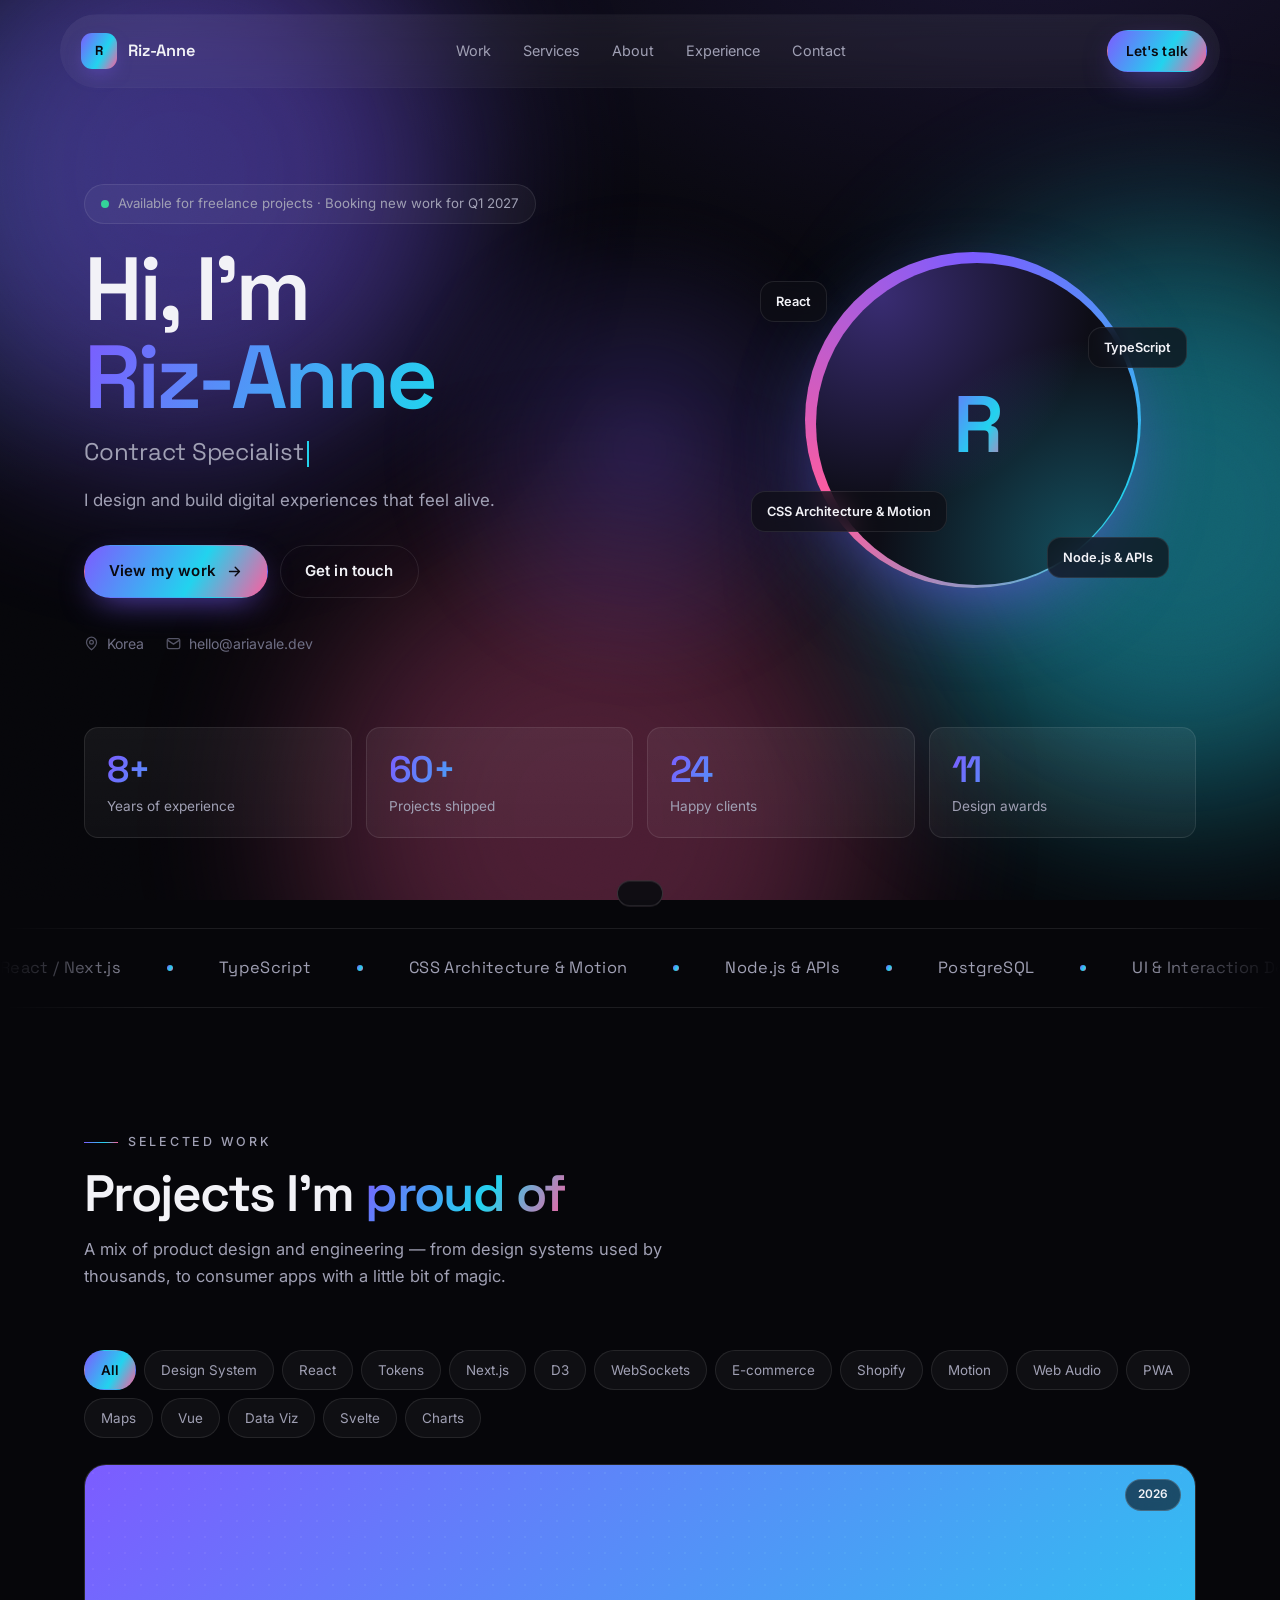
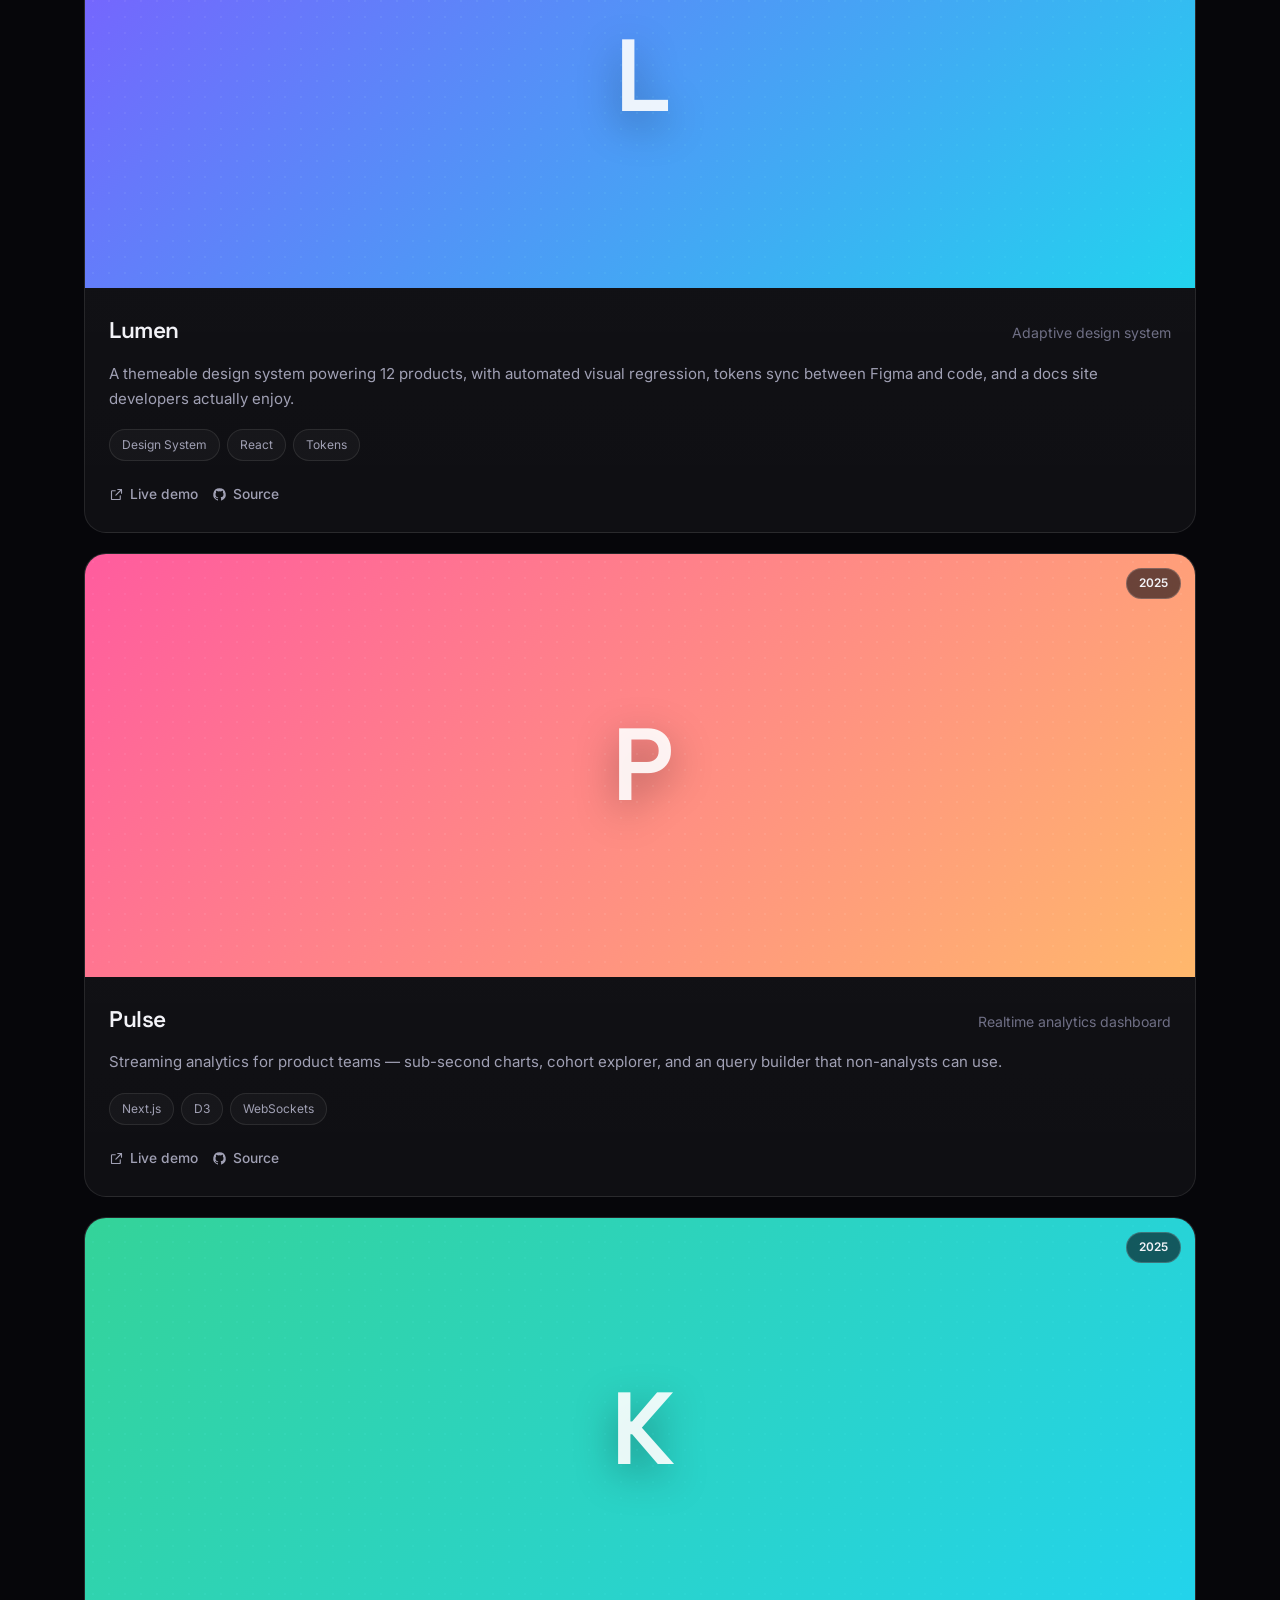
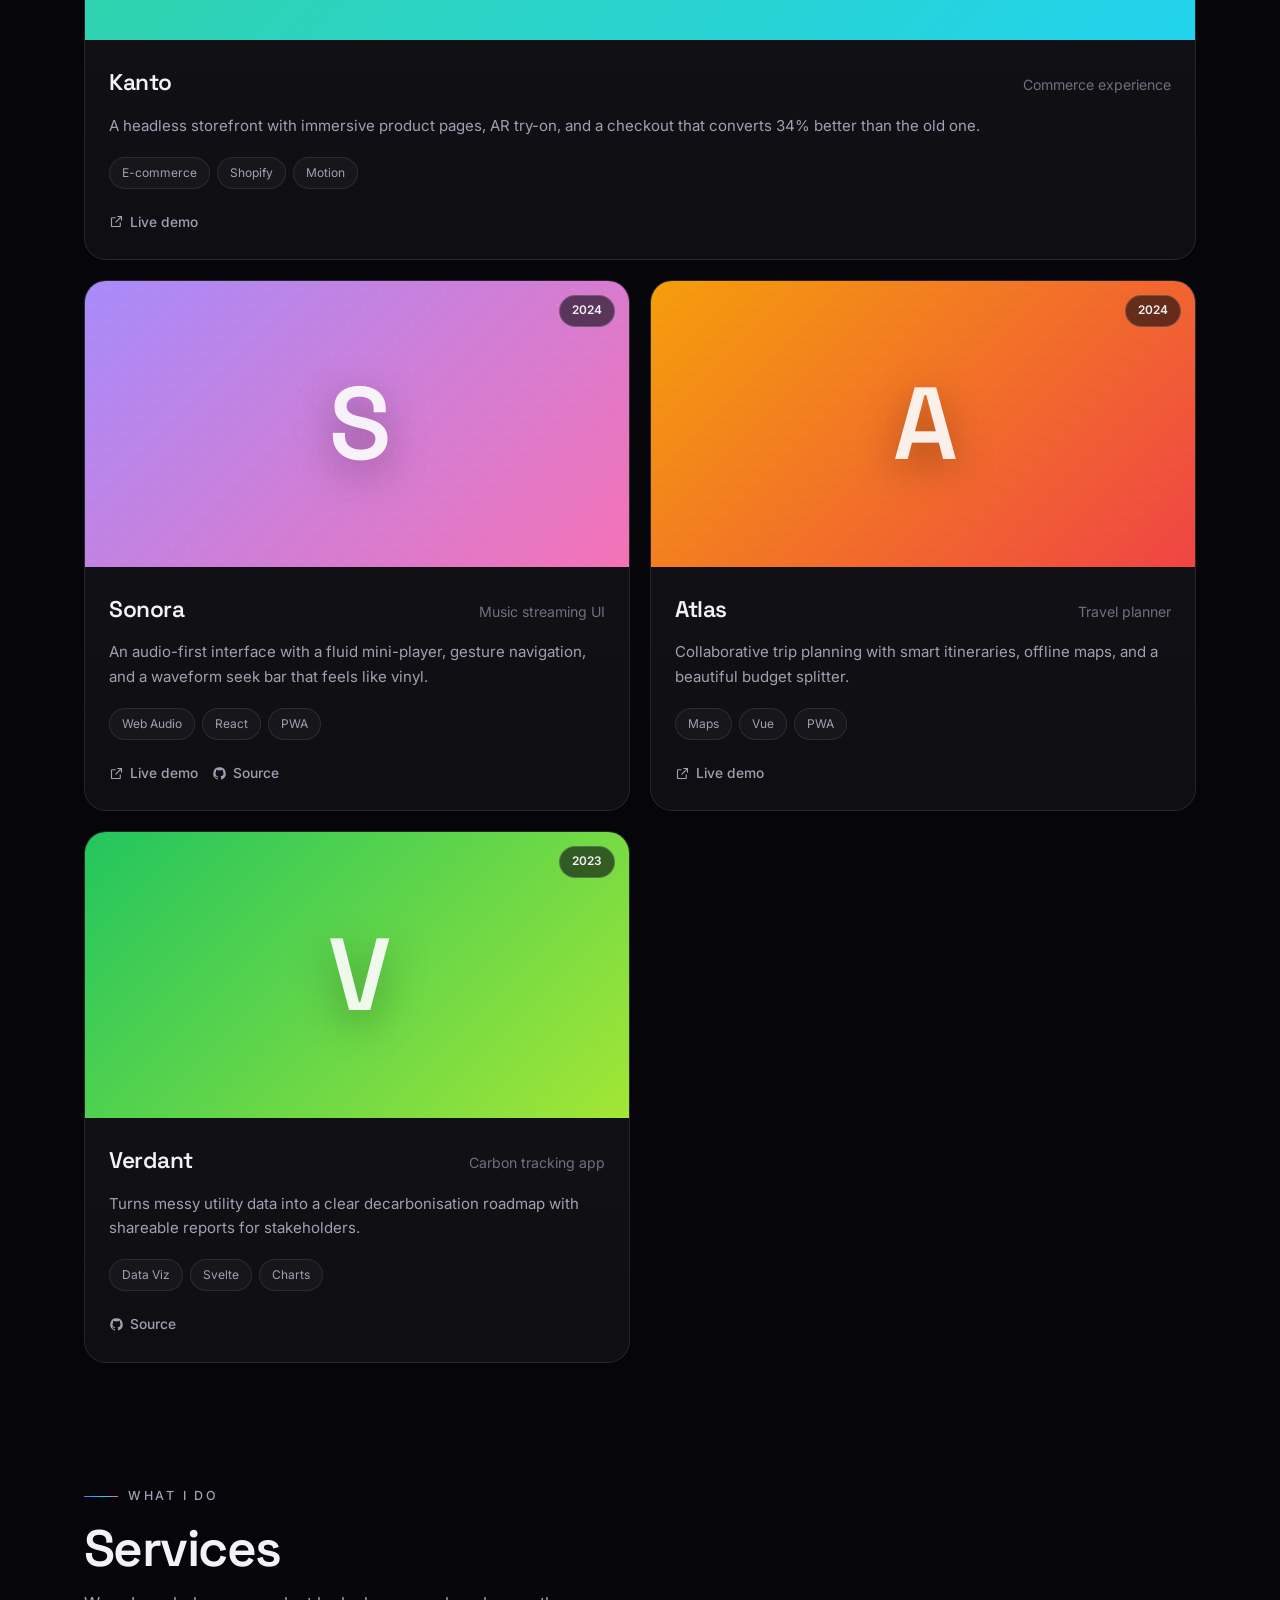
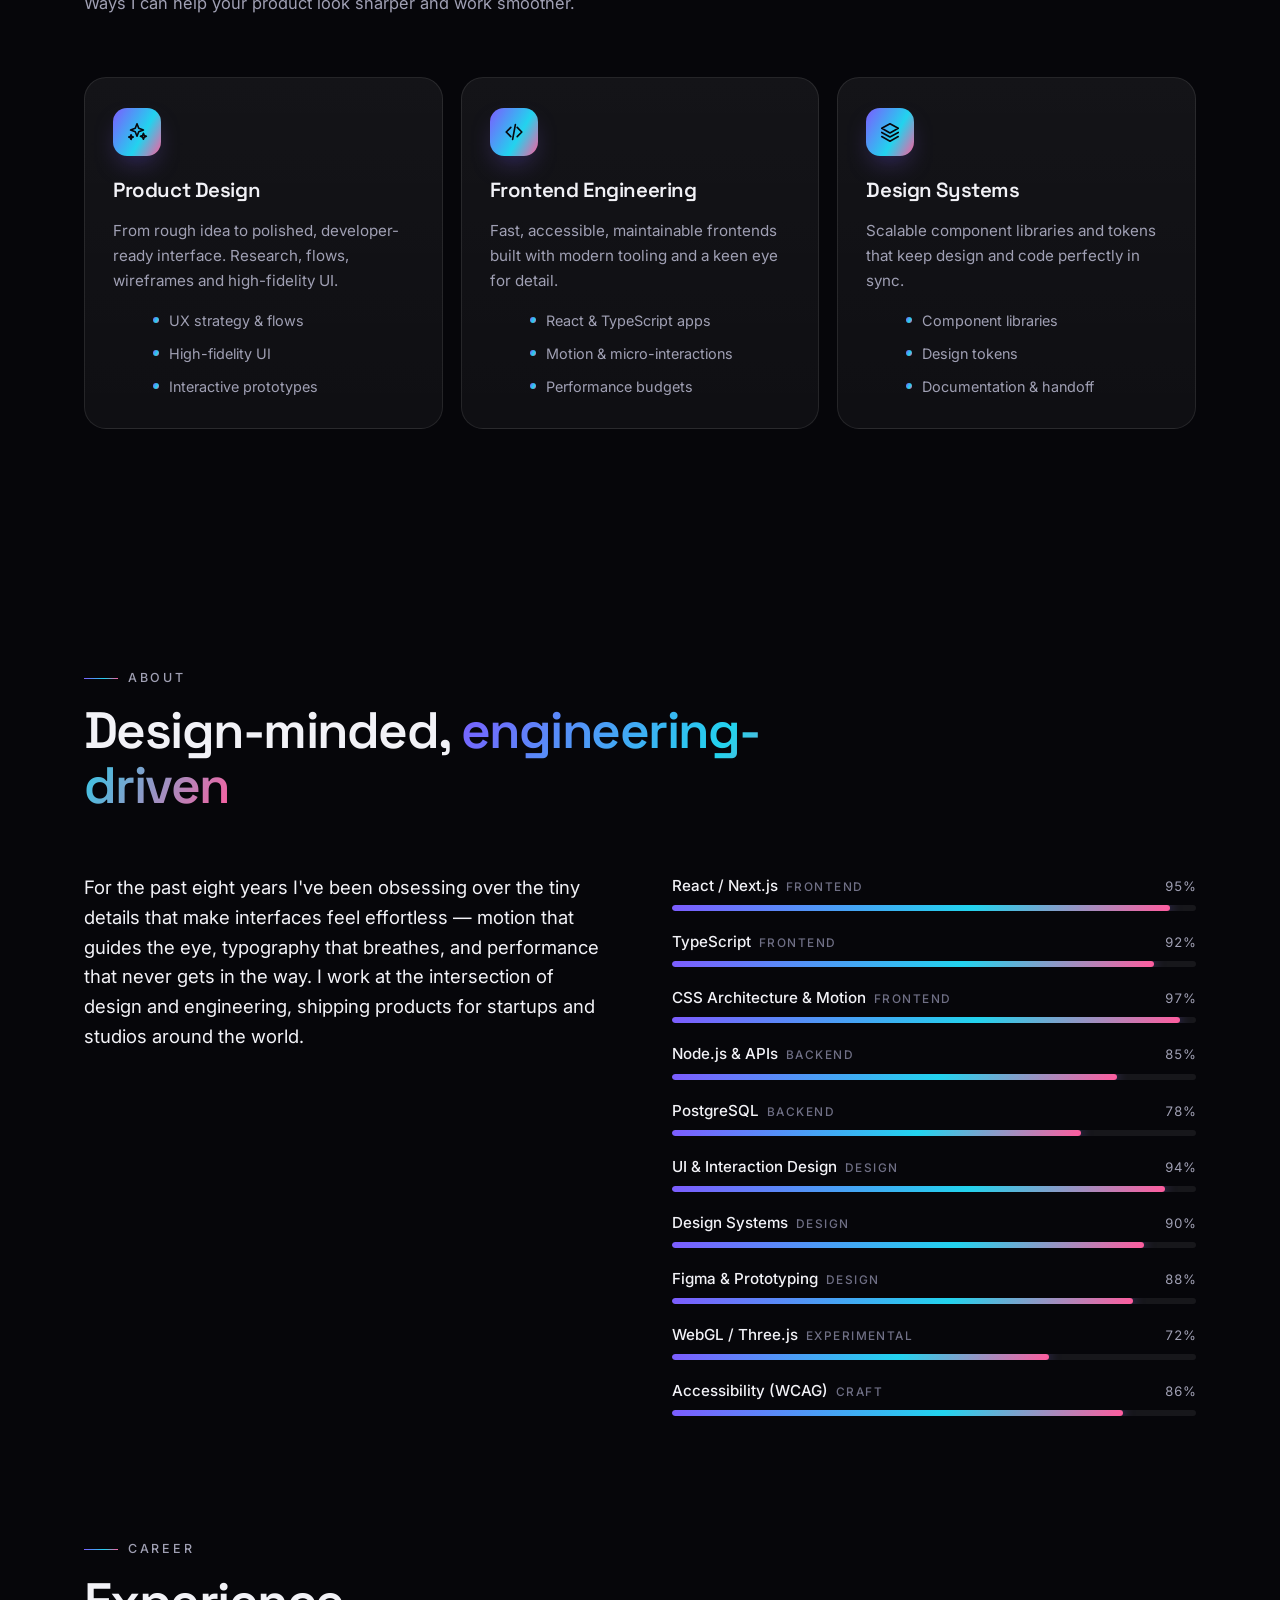
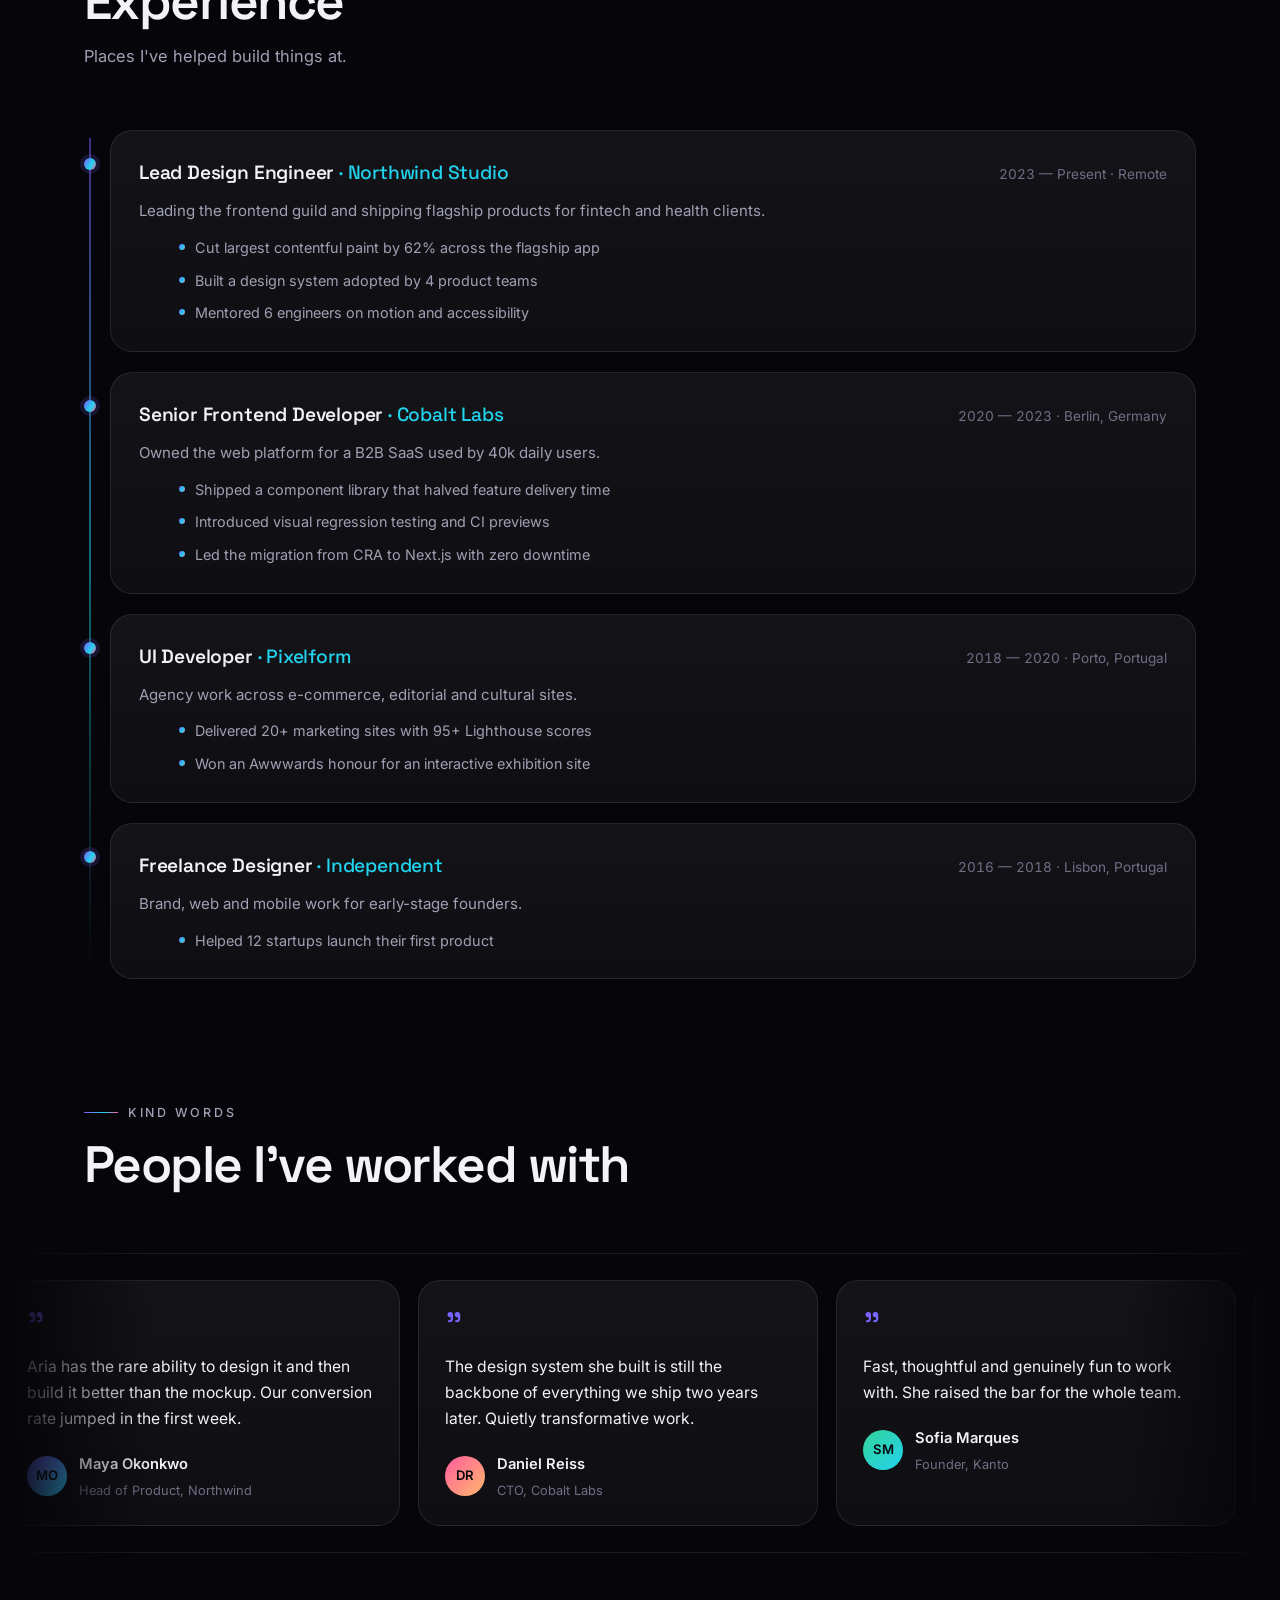
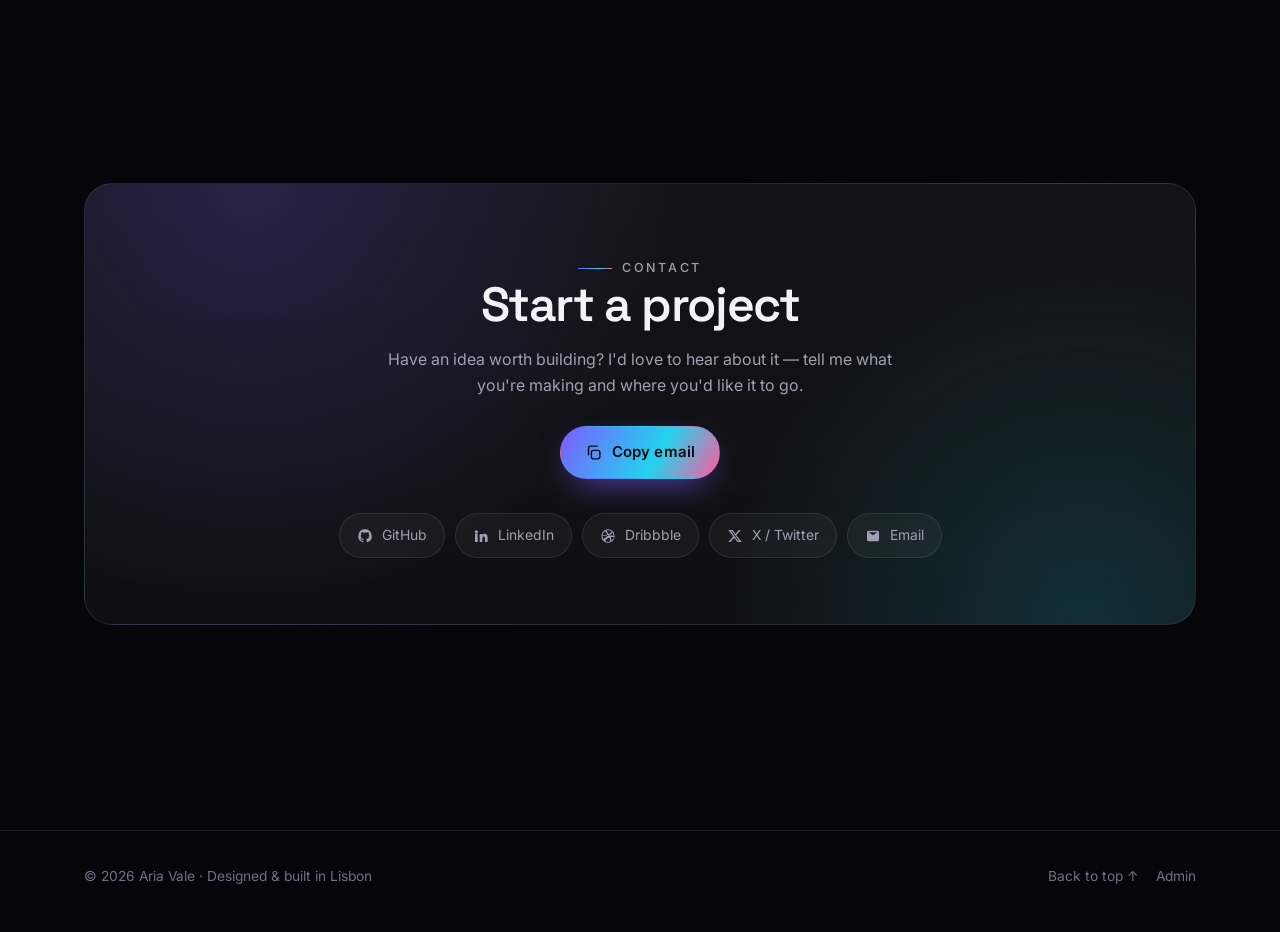
<file: index.html>
<!DOCTYPE html>
<html lang="en">
<head>
  <meta charset="UTF-8">
  <meta name="viewport" content="width=device-width, initial-scale=1">
  <title>Aria Vale — Creative Developer &amp; Design Engineer</title>
  <meta name="description" content="Aria Vale — creative developer and design engineer crafting digital experiences that feel alive." id="seoDesc">
  <meta name="theme-color" content="#06060a">
  <meta property="og:title" content="Aria Vale — Portfolio">
  <meta property="og:type" content="website">

  <link rel="preconnect" href="https://fonts.googleapis.com">
  <link rel="preconnect" href="https://fonts.gstatic.com" crossorigin>
  <link href="https://fonts.googleapis.com/css2?family=Space+Grotesk:wght@400;500;600;700&family=Inter:wght@400;500;600&display=swap" rel="stylesheet">
  <link rel="stylesheet" href="assets/css/style.css">
  <link rel="icon" href="data:image/svg+xml,%3Csvg xmlns='http://www.w3.org/2000/svg' viewBox='0 0 64 64'%3E%3Cdefs%3E%3ClinearGradient id='g' x1='0' y1='0' x2='1' y2='1'%3E%3Cstop offset='0' stop-color='%237c5cff'/%3E%3Cstop offset='1' stop-color='%2322d3ee'/%3E%3C/linearGradient%3E%3C/defs%3E%3Crect width='64' height='64' rx='16' fill='url(%23g)'/%3E%3Ctext x='32' y='43' font-family='sans-serif' font-size='28' font-weight='700' fill='%2308080d' text-anchor='middle'%3EAV%3C/text%3E%3C/svg%3E">
</head>
<body>
  <div class="loading" id="boot">Loading portfolio…</div>

  <div class="bg" aria-hidden="true">
    <div class="bg__blob bg__blob--1"></div>
    <div class="bg__blob bg__blob--2"></div>
    <div class="bg__blob bg__blob--3"></div>
  </div>
  <div class="grain" aria-hidden="true"></div>
  <div class="spotlight" id="spotlight" aria-hidden="true"></div>
  <div class="progress" aria-hidden="true"><span id="progressBar"></span></div>

  <!-- ============================================================ NAV -->
  <header class="nav" id="nav">
    <div class="nav__inner glass" id="navInner">
      <a class="nav__brand" href="#top">
        <span class="nav__mark" id="navMark">AV</span>
        <span class="nav__name" id="navName">Aria Vale</span>
      </a>

      <nav class="nav__links" id="navLinks" aria-label="Main">
        <a href="#work">Work</a>
        <a href="#services">Services</a>
        <a href="#about">About</a>
        <a href="#experience">Experience</a>
        <a href="#contact">Contact</a>
      </nav>

      <div class="nav__actions">
        <a class="btn btn--sm btn--primary" href="#contact">Let's talk</a>
        <button class="nav__toggle" id="navToggle" aria-label="Toggle menu" aria-expanded="false">
          <span></span><span></span><span></span>
        </button>
      </div>
    </div>
  </header>

  <main id="top">
    <!-- ========================================================== HERO -->
    <section class="hero" id="hero">
      <div class="container hero__grid">
        <div class="hero__content">
          <p class="hero__intro">
            <span class="badge" id="availability" hidden>
              <span class="dot"></span><span id="availabilityText"></span>
            </span>
          </p>

          <h1 class="hero__title">
            <span class="line" id="heroIntro">Hello, I'm</span>
            <span class="line grad" id="heroName">…</span>
          </h1>

          <p class="hero__role"><span id="typedRole"></span><span class="caret" aria-hidden="true"></span></p>

          <p class="hero__tagline" id="heroTagline"></p>

          <div class="hero__cta">
            <a class="btn btn--primary" href="#work" id="ctaWork">
              View my work
              <svg viewBox="0 0 24 24" fill="none" stroke="currentColor" stroke-width="2" stroke-linecap="round" stroke-linejoin="round"><path d="M5 12h14M13 6l6 6-6 6"/></svg>
            </a>
            <a class="btn btn--ghost" href="#contact">Get in touch</a>
          </div>

          <div class="hero__meta">
            <span id="metaLocation">
              <svg viewBox="0 0 24 24" fill="none" stroke="currentColor" stroke-width="2" stroke-linecap="round" stroke-linejoin="round"><path d="M20 10c0 6-8 12-8 12s-8-6-8-12a8 8 0 0 1 16 0Z"/><circle cx="12" cy="10" r="3"/></svg>
              <span id="locationText"></span>
            </span>
            <span id="metaEmail">
              <svg viewBox="0 0 24 24" fill="none" stroke="currentColor" stroke-width="2" stroke-linecap="round" stroke-linejoin="round"><rect x="2" y="4" width="20" height="16" rx="3"/><path d="m3 7 9 6 9-6"/></svg>
              <span id="emailText"></span>
            </span>
          </div>
        </div>

        <div class="hero__visual">
          <div class="avatar">
            <div class="avatar__inner" id="avatarInner"></div>
          </div>
          <span class="chip chip--1" id="chip1">Design Systems</span>
          <span class="chip chip--2" id="chip2">Motion</span>
          <span class="chip chip--3" id="chip3">React</span>
          <span class="chip chip--4" id="chip4">TypeScript</span>
        </div>
      </div>

      <div class="container">
        <div class="stats" id="stats"></div>
      </div>
    </section>

    <!-- ======================================================== MARQUEE -->
    <div class="marquee" aria-hidden="true">
      <div class="marquee__track">
        <div class="marquee__item" id="marqueeA"></div>
        <div class="marquee__item" id="marqueeB"></div>
      </div>
    </div>

    <!-- ========================================================= WORK -->
    <section class="section" id="work">
      <div class="container">
        <div class="section__head reveal">
          <span class="kicker">Selected work</span>
          <h2 class="section__title">Projects I'm <span class="grad">proud of</span></h2>
          <p class="section__lead">A mix of product design and engineering — from design systems used by thousands, to consumer apps with a little bit of magic.</p>
        </div>

        <div class="filters reveal" id="filters"></div>
        <div class="projects" id="projects"></div>
      </div>
    </section>

    <!-- ====================================================== SERVICES -->
    <section class="section section--tight" id="services">
      <div class="container">
        <div class="section__head reveal">
          <span class="kicker">What I do</span>
          <h2 class="section__title">Services</h2>
          <p class="section__lead">Ways I can help your product look sharper and work smoother.</p>
        </div>
        <div class="grid-3" id="services-grid"></div>
      </div>
    </section>

    <!-- ========================================================= ABOUT -->
    <section class="section" id="about">
      <div class="container">
        <div class="section__head reveal">
          <span class="kicker">About</span>
          <h2 class="section__title">Design-minded, <span class="grad">engineering-driven</span></h2>
        </div>

        <div class="about__grid">
          <div class="about__text reveal" id="aboutText"></div>
          <div class="skills reveal" id="skills" style="--d:.1s"></div>
        </div>
      </div>
    </section>

    <!-- =================================================== EXPERIENCE -->
    <section class="section section--tight" id="experience">
      <div class="container">
        <div class="section__head reveal">
          <span class="kicker">Career</span>
          <h2 class="section__title">Experience</h2>
          <p class="section__lead">Places I've helped build things at.</p>
        </div>
        <div class="timeline" id="timeline"></div>
      </div>
    </section>

    <!-- ================================================= TESTIMONIALS -->
    <section class="section section--tight" id="testimonials">
      <div class="container">
        <div class="section__head reveal">
          <span class="kicker">Kind words</span>
          <h2 class="section__title">People I've worked with</h2>
        </div>
      </div>
      <div class="marquee marquee--slow" aria-label="Testimonials">
        <div class="quotes" id="quotes"></div>
      </div>
    </section>

    <!-- ====================================================== CONTACT -->
    <section class="section" id="contact">
      <div class="container">
        <div class="cta reveal">
          <span class="kicker" style="justify-content:center">Contact</span>
          <h2 class="cta__title" id="ctaTitle">Let's build something</h2>
          <p class="cta__text" id="ctaText"></p>
          <div class="cta__actions">
            <button class="btn btn--primary" id="copyEmail">
              <svg viewBox="0 0 24 24" fill="none" stroke="currentColor" stroke-width="2" stroke-linecap="round" stroke-linejoin="round"><rect x="9" y="9" width="12" height="12" rx="3"/><path d="M5 15V6a3 3 0 0 1 3-3h9"/></svg>
              <span id="copyEmailLabel">Copy email</span>
            </button>
            <a class="btn btn--ghost" id="resumeBtn" href="#" target="_blank" rel="noopener">
              Download CV
              <svg viewBox="0 0 24 24" fill="none" stroke="currentColor" stroke-width="2" stroke-linecap="round" stroke-linejoin="round"><path d="M12 3v12M7 12l5 5 5-5M5 21h14"/></svg>
            </a>
          </div>
          <div class="socials" id="socials"></div>
        </div>
      </div>
    </section>
  </main>

  <!-- ========================================================= FOOTER -->
  <footer class="footer">
    <div class="container footer__inner">
      <span id="footerNote">© 2026 · Built with care</span>
      <div class="footer__links">
        <a href="#top">Back to top ↑</a>
        <a href="admin.html">Admin</a>
      </div>
    </div>
  </footer>

  <div class="toast" id="toast" role="status" aria-live="polite"></div>

  <script src="assets/js/app.js"></script>
</body>
</html>
</file>
<file: assets/css/style.css>
/* ============================================================
   ARIA VALE — PORTFOLIO
   Modern dark theme · glass · aurora gradients · motion
   ============================================================ */

/* ---------------------------------------------------- 1. tokens */
:root {
  --bg: #06060a;
  --bg-soft: #0b0b12;
  --surface: rgba(255, 255, 255, 0.04);
  --surface-2: rgba(255, 255, 255, 0.06);
  --border: rgba(255, 255, 255, 0.09);
  --border-strong: rgba(255, 255, 255, 0.16);
  --text: #f2f2f7;
  --muted: #a0a0b4;
  --muted-2: #6f6f85;
  --accent: #7c5cff;
  --accent-2: #22d3ee;
  --pink: #ff5c9e;
  --grad: linear-gradient(120deg, var(--accent), var(--accent-2) 60%, var(--pink));
  --radius: 22px;
  --radius-sm: 14px;
  --shadow: 0 30px 80px -30px rgba(0, 0, 0, 0.9);
  --font-head: "Space Grotesk", "Segoe UI", system-ui, sans-serif;
  --font-body: "Inter", "Segoe UI", system-ui, -apple-system, sans-serif;
  --container: 1160px;
  --nav-h: 74px;
}

/* ---------------------------------------------------- 2. reset */
*,
*::before,
*::after { box-sizing: border-box; }

* { margin: 0; }

html {
  scroll-behavior: smooth;
  -webkit-text-size-adjust: 100%;
}

body {
  font-family: var(--font-body);
  background: var(--bg);
  color: var(--text);
  line-height: 1.65;
  font-size: 16px;
  overflow-x: hidden;
  -webkit-font-smoothing: antialiased;
  text-rendering: optimizeLegibility;
}

img, svg { display: block; max-width: 100%; }

a { color: inherit; text-decoration: none; }

button {
  font: inherit;
  color: inherit;
  background: none;
  border: 0;
  cursor: pointer;
}

input, textarea, select { font: inherit; color: inherit; }

::selection { background: var(--accent); color: #fff; }

::-webkit-scrollbar { width: 10px; }
::-webkit-scrollbar-track { background: var(--bg); }
::-webkit-scrollbar-thumb {
  background: linear-gradient(var(--accent), var(--accent-2));
  border-radius: 99px;
  border: 3px solid var(--bg);
}

:focus-visible {
  outline: 2px solid var(--accent-2);
  outline-offset: 3px;
  border-radius: 6px;
}

/* ---------------------------------------------------- 3. backdrop */
.bg {
  position: fixed;
  inset: 0;
  z-index: -3;
  overflow: hidden;
  background:
    radial-gradient(1200px 700px at 80% -10%, rgba(124, 92, 255, 0.16), transparent 60%),
    radial-gradient(900px 600px at -10% 20%, rgba(34, 211, 238, 0.12), transparent 55%),
    var(--bg);
}

.bg__blob {
  position: absolute;
  width: 44vw;
  height: 44vw;
  min-width: 420px;
  min-height: 420px;
  border-radius: 50%;
  filter: blur(90px);
  opacity: 0.45;
  will-change: transform;
  animation: drift 26s ease-in-out infinite alternate;
}

.bg__blob--1 { top: -12%; left: -8%; background: var(--accent); }
.bg__blob--2 { top: 26%; right: -14%; background: var(--accent-2); animation-delay: -8s; animation-duration: 32s; }
.bg__blob--3 { bottom: -22%; left: 24%; background: var(--pink); opacity: 0.28; animation-delay: -16s; animation-duration: 38s; }

@keyframes drift {
  0%   { transform: translate3d(0, 0, 0) scale(1); }
  50%  { transform: translate3d(6vw, -5vh, 0) scale(1.12); }
  100% { transform: translate3d(-5vw, 7vh, 0) scale(0.94); }
}

.grain {
  position: fixed;
  inset: 0;
  z-index: -1;
  pointer-events: none;
  opacity: 0.05;
  mix-blend-mode: overlay;
  background-image: url("data:image/svg+xml,%3Csvg xmlns='http://www.w3.org/2000/svg' width='160' height='160'%3E%3Cfilter id='n'%3E%3CfeTurbulence type='fractalNoise' baseFrequency='0.85' numOctaves='3'/%3E%3C/filter%3E%3Crect width='100%25' height='100%25' filter='url(%23n)'/%3E%3C/svg%3E");
}

.spotlight {
  position: fixed;
  top: 0;
  left: 0;
  width: 520px;
  height: 520px;
  margin: -260px 0 0 -260px;
  border-radius: 50%;
  pointer-events: none;
  z-index: 0;
  opacity: 0;
  transition: opacity 0.4s ease;
  background: radial-gradient(circle, color-mix(in srgb, var(--accent) 26%, transparent), transparent 65%);
  filter: blur(20px);
}

body.has-pointer .spotlight { opacity: 1; }

.progress {
  position: fixed;
  top: 0;
  left: 0;
  right: 0;
  height: 2px;
  z-index: 200;
  background: transparent;
}

.progress span {
  display: block;
  height: 100%;
  width: 0;
  background: var(--grad);
  box-shadow: 0 0 14px color-mix(in srgb, var(--accent) 70%, transparent);
}

/* ---------------------------------------------------- 4. utilities */
.container {
  width: 100%;
  max-width: var(--container);
  margin-inline: auto;
  padding-inline: 24px;
}

.section { padding: clamp(70px, 9vw, 130px) 0; position: relative; }
.section--tight { padding-top: 0; }

.kicker {
  display: inline-flex;
  align-items: center;
  gap: 10px;
  font-size: 0.78rem;
  letter-spacing: 0.22em;
  text-transform: uppercase;
  color: var(--muted);
  font-weight: 500;
}

.kicker::before {
  content: "";
  width: 34px;
  height: 1px;
  background: var(--grad);
}

.section__head { margin-bottom: clamp(34px, 5vw, 60px); max-width: 720px; }

.section__title {
  font-family: var(--font-head);
  font-size: clamp(2rem, 4.6vw, 3.2rem);
  line-height: 1.08;
  letter-spacing: -0.03em;
  font-weight: 600;
  margin: 14px 0 14px;
}

.section__lead { color: var(--muted); font-size: 1.03rem; max-width: 60ch; }

.grad {
  background: var(--grad);
  -webkit-background-clip: text;
  background-clip: text;
  color: transparent;
}

.glass {
  background: linear-gradient(180deg, var(--surface-2), var(--surface));
  border: 1px solid var(--border);
  border-radius: var(--radius);
  backdrop-filter: blur(14px);
  -webkit-backdrop-filter: blur(14px);
}

/* buttons */
.btn {
  --btn-bg: var(--surface-2);
  position: relative;
  display: inline-flex;
  align-items: center;
  gap: 10px;
  padding: 13px 24px;
  border-radius: 99px;
  font-weight: 600;
  font-size: 0.94rem;
  letter-spacing: 0.01em;
  border: 1px solid var(--border);
  background: var(--btn-bg);
  overflow: hidden;
  transition: transform 0.25s cubic-bezier(0.2, 0.8, 0.2, 1), border-color 0.25s, box-shadow 0.3s, background 0.3s;
}

.btn svg { width: 17px; height: 17px; }

.btn::after {
  content: "";
  position: absolute;
  inset: 0;
  background: linear-gradient(110deg, transparent 30%, rgba(255, 255, 255, 0.22), transparent 70%);
  transform: translateX(-120%);
  transition: transform 0.7s ease;
}

.btn:hover { transform: translateY(-2px); border-color: var(--border-strong); }
.btn:hover::after { transform: translateX(120%); }

.btn--primary {
  background: var(--grad);
  border-color: transparent;
  color: #0a0a10;
  box-shadow: 0 12px 34px -12px color-mix(in srgb, var(--accent) 80%, transparent);
}

.btn--primary:hover { box-shadow: 0 18px 44px -12px color-mix(in srgb, var(--accent) 90%, transparent); }

.btn--ghost { background: transparent; }

.btn--sm { padding: 9px 18px; font-size: 0.86rem; }

/* reveal on scroll */
.reveal {
  opacity: 0;
  transform: translateY(26px);
  transition: opacity 0.8s cubic-bezier(0.16, 1, 0.3, 1), transform 0.8s cubic-bezier(0.16, 1, 0.3, 1);
  transition-delay: var(--d, 0s);
}

.reveal.in { opacity: 1; transform: none; }

/* ---------------------------------------------------- 5. nav */
.nav {
  position: fixed;
  top: 14px;
  left: 0;
  right: 0;
  z-index: 100;
  transition: top 0.35s ease;
}

.nav__inner {
  max-width: var(--container);
  margin-inline: auto;
  height: var(--nav-h);
  padding: 0 12px 0 20px;
  display: flex;
  align-items: center;
  justify-content: space-between;
  gap: 18px;
  border-radius: 99px;
  border: 1px solid transparent;
  transition: background 0.4s ease, border-color 0.4s ease, box-shadow 0.4s ease, backdrop-filter 0.4s;
}

.nav.scrolled .nav__inner {
  background: rgba(9, 9, 15, 0.62);
  border-color: var(--border);
  backdrop-filter: blur(18px);
  -webkit-backdrop-filter: blur(18px);
  box-shadow: 0 18px 40px -24px rgba(0, 0, 0, 0.9);
}

.nav__brand { display: flex; align-items: center; gap: 11px; font-family: var(--font-head); font-weight: 600; }

.nav__mark {
  width: 36px;
  height: 36px;
  display: grid;
  place-items: center;
  border-radius: 11px;
  background: var(--grad);
  color: #08080d;
  font-size: 0.82rem;
  font-weight: 700;
  letter-spacing: 0.02em;
  box-shadow: 0 8px 22px -10px var(--accent);
}

.nav__name { font-size: 1.02rem; letter-spacing: -0.01em; }

.nav__links { display: flex; align-items: center; gap: 4px; }

.nav__links a {
  position: relative;
  padding: 9px 14px;
  font-size: 0.9rem;
  color: var(--muted);
  border-radius: 99px;
  transition: color 0.25s ease;
}

.nav__links a::after {
  content: "";
  position: absolute;
  left: 14px;
  right: 14px;
  bottom: 4px;
  height: 2px;
  border-radius: 2px;
  background: var(--grad);
  transform: scaleX(0);
  transform-origin: left;
  transition: transform 0.3s cubic-bezier(0.2, 0.8, 0.2, 1);
}

.nav__links a:hover,
.nav__links a.active { color: var(--text); }
.nav__links a:hover::after,
.nav__links a.active::after { transform: scaleX(1); }

.nav__actions { display: flex; align-items: center; gap: 10px; }

.nav__toggle {
  display: none;
  width: 42px;
  height: 42px;
  border-radius: 12px;
  border: 1px solid var(--border);
  background: var(--surface);
  place-items: center;
}

.nav__toggle span {
  display: block;
  width: 17px;
  height: 1.5px;
  background: var(--text);
  border-radius: 2px;
  transition: transform 0.3s ease, opacity 0.3s ease;
}

.nav__toggle span + span { margin-top: 4.5px; }
.nav__toggle.open span:nth-child(1) { transform: translateY(6px) rotate(45deg); }
.nav__toggle.open span:nth-child(2) { opacity: 0; }
.nav__toggle.open span:nth-child(3) { transform: translateY(-6px) rotate(-45deg); }

/* ---------------------------------------------------- 6. hero */
.hero {
  position: relative;
  padding: calc(var(--nav-h) + clamp(60px, 9vw, 110px)) 0 clamp(50px, 7vw, 90px);
  min-height: 100svh;
  display: flex;
  flex-direction: column;
  justify-content: center;
}

.hero__grid {
  display: grid;
  grid-template-columns: minmax(0, 1.15fr) minmax(0, 0.85fr);
  align-items: center;
  gap: clamp(30px, 5vw, 70px);
}

.badge {
  display: inline-flex;
  align-items: center;
  gap: 9px;
  padding: 8px 16px;
  border-radius: 99px;
  border: 1px solid var(--border);
  background: var(--surface);
  font-size: 0.83rem;
  color: var(--muted);
}

.badge .dot {
  width: 8px;
  height: 8px;
  border-radius: 50%;
  background: #34d399;
  box-shadow: 0 0 0 0 rgba(52, 211, 153, 0.7);
  animation: pulse 2.2s infinite;
}

@keyframes pulse {
  0%   { box-shadow: 0 0 0 0 rgba(52, 211, 153, 0.55); }
  70%  { box-shadow: 0 0 0 11px rgba(52, 211, 153, 0); }
  100% { box-shadow: 0 0 0 0 rgba(52, 211, 153, 0); }
}

.hero__title {
  font-family: var(--font-head);
  font-size: clamp(2.9rem, 8.2vw, 5.6rem);
  line-height: 0.98;
  letter-spacing: -0.045em;
  font-weight: 600;
  margin: 22px 0 10px;
}

.hero__title .line { display: block; }

.hero__role {
  font-family: var(--font-head);
  font-size: clamp(1.05rem, 2.3vw, 1.5rem);
  color: var(--muted);
  letter-spacing: -0.01em;
  min-height: 1.6em;
  margin-bottom: 16px;
}

.caret {
  display: inline-block;
  width: 2px;
  height: 1.05em;
  margin-left: 4px;
  vertical-align: text-bottom;
  background: var(--accent-2);
  animation: blink 1.05s steps(2, start) infinite;
}

@keyframes blink { 50% { opacity: 0; } }

.hero__tagline {
  color: var(--muted);
  font-size: 1.06rem;
  max-width: 54ch;
  margin-bottom: 30px;
}

.hero__cta { display: flex; flex-wrap: wrap; gap: 12px; margin-bottom: 34px; }

.hero__meta {
  display: flex;
  flex-wrap: wrap;
  gap: 8px 22px;
  color: var(--muted-2);
  font-size: 0.88rem;
}

.hero__meta span { display: inline-flex; align-items: center; gap: 8px; }
.hero__meta svg { width: 15px; height: 15px; opacity: 0.75; }

/* avatar */
.hero__visual { position: relative; display: grid; place-items: center; }

.avatar {
  position: relative;
  width: clamp(240px, 26vw, 330px);
  aspect-ratio: 1;
  display: grid;
  place-items: center;
  border-radius: 50%;
}

.avatar::before {
  content: "";
  position: absolute;
  inset: -3px;
  border-radius: 50%;
  background: conic-gradient(from 0deg, var(--accent), var(--accent-2), var(--pink), var(--accent));
  animation: spin 9s linear infinite;
  filter: blur(0.4px);
  box-shadow: 0 30px 90px -30px color-mix(in srgb, var(--accent) 80%, transparent);
}

@keyframes spin { to { transform: rotate(360deg); } }

.avatar__inner {
  position: relative;
  inset: 4px;
  width: calc(100% - 8px);
  height: calc(100% - 8px);
  border-radius: 50%;
  overflow: hidden;
  display: grid;
  place-items: center;
  background:
    radial-gradient(120% 120% at 20% 10%, color-mix(in srgb, var(--accent) 40%, transparent), transparent 55%),
    radial-gradient(120% 120% at 85% 90%, color-mix(in srgb, var(--accent-2) 34%, transparent), transparent 55%),
    #0d0d16;
}

.avatar__inner img { width: 100%; height: 100%; object-fit: cover; }

.avatar__initials {
  font-family: var(--font-head);
  font-size: clamp(3.4rem, 7vw, 5rem);
  font-weight: 600;
  letter-spacing: -0.04em;
  background: var(--grad);
  -webkit-background-clip: text;
  background-clip: text;
  color: transparent;
}

.chip {
  position: absolute;
  padding: 9px 15px;
  border-radius: 14px;
  font-size: 0.8rem;
  font-weight: 600;
  color: var(--text);
  background: rgba(14, 14, 22, 0.72);
  border: 1px solid var(--border);
  backdrop-filter: blur(12px);
  -webkit-backdrop-filter: blur(12px);
  box-shadow: var(--shadow);
  animation: float 6s ease-in-out infinite;
  white-space: nowrap;
}

.chip--1 { top: 8%;  left: 2%;  animation-delay: 0s; }
.chip--2 { top: 22%; right: 2%; animation-delay: -1.5s; }
.chip--3 { bottom: 16%; left: 0; animation-delay: -3s; }
.chip--4 { bottom: 2%; right: 6%; animation-delay: -4.5s; }

@keyframes float {
  0%, 100% { transform: translateY(0); }
  50%      { transform: translateY(-13px); }
}

/* stats */
.stats {
  display: grid;
  grid-template-columns: repeat(4, 1fr);
  gap: 14px;
  margin-top: clamp(40px, 6vw, 72px);
}

.stat {
  padding: 22px 22px 20px;
  border-radius: var(--radius-sm);
  border: 1px solid var(--border);
  background: linear-gradient(180deg, var(--surface-2), var(--surface));
  transition: transform 0.35s cubic-bezier(0.2, 0.8, 0.2, 1), border-color 0.35s;
}

.stat:hover { transform: translateY(-4px); border-color: var(--border-strong); }

.stat__value {
  font-family: var(--font-head);
  font-size: clamp(1.7rem, 3vw, 2.3rem);
  font-weight: 600;
  letter-spacing: -0.03em;
  line-height: 1.1;
  background: var(--grad);
  -webkit-background-clip: text;
  background-clip: text;
  color: transparent;
}

.stat__label { color: var(--muted); font-size: 0.85rem; margin-top: 4px; }

/* ---------------------------------------------------- 7. marquee */
.marquee {
  overflow: hidden;
  padding: 26px 0;
  border-block: 1px solid var(--border);
  -webkit-mask-image: linear-gradient(90deg, transparent, #000 12%, #000 88%, transparent);
  mask-image: linear-gradient(90deg, transparent, #000 12%, #000 88%, transparent);
}

.marquee__track {
  display: flex;
  gap: 46px;
  width: max-content;
  animation: slide 34s linear infinite;
}

.marquee:hover .marquee__track { animation-play-state: paused; }

.marquee__item {
  display: inline-flex;
  align-items: center;
  gap: 46px;
  font-family: var(--font-head);
  font-size: 1.02rem;
  color: var(--muted);
  white-space: nowrap;
  letter-spacing: 0.02em;
}

.marquee__item i {
  width: 6px;
  height: 6px;
  border-radius: 50%;
  background: var(--grad);
  display: inline-block;
}

@keyframes slide { to { transform: translateX(-50%); } }

/* ---------------------------------------------------- 8. about + skills */
.about__grid {
  display: grid;
  grid-template-columns: minmax(0, 1fr) minmax(0, 1fr);
  gap: clamp(30px, 5vw, 64px);
  align-items: start;
}

.about__text p { color: var(--muted); margin-bottom: 18px; }

.about__text p:first-child {
  font-size: 1.16rem;
  color: var(--text);
  line-height: 1.6;
}

.skills { display: grid; gap: 18px; }

.skill__top {
  display: flex;
  justify-content: space-between;
  align-items: baseline;
  margin-bottom: 7px;
}

.skill__name { font-weight: 500; font-size: 0.95rem; }
.skill__cat { font-size: 0.74rem; color: var(--muted-2); text-transform: uppercase; letter-spacing: 0.12em; margin-left: 8px; }
.skill__val { font-size: 0.82rem; color: var(--muted); font-variant-numeric: tabular-nums; }

.skill__bar {
  height: 6px;
  border-radius: 99px;
  background: rgba(255, 255, 255, 0.07);
  overflow: hidden;
}

.skill__fill {
  display: block;
  height: 100%;
  width: 0;
  border-radius: 99px;
  background: var(--grad);
  box-shadow: 0 0 12px color-mix(in srgb, var(--accent) 60%, transparent);
  transition: width 1.3s cubic-bezier(0.16, 1, 0.3, 1);
}

/* ---------------------------------------------------- 9. services */
.grid-3 {
  display: grid;
  grid-template-columns: repeat(auto-fit, minmax(280px, 1fr));
  gap: 18px;
}

.card {
  position: relative;
  padding: 30px 28px;
  border-radius: var(--radius);
  border: 1px solid var(--border);
  background: linear-gradient(180deg, var(--surface-2), var(--surface));
  overflow: hidden;
  transition: transform 0.4s cubic-bezier(0.2, 0.8, 0.2, 1), border-color 0.4s, box-shadow 0.4s;
}

.card::before {
  content: "";
  position: absolute;
  inset: -1px;
  border-radius: inherit;
  background: radial-gradient(420px circle at var(--mx, 50%) var(--my, 0%), color-mix(in srgb, var(--accent) 22%, transparent), transparent 60%);
  opacity: 0;
  transition: opacity 0.4s ease;
  pointer-events: none;
}

.card:hover {
  transform: translateY(-6px);
  border-color: var(--border-strong);
  box-shadow: 0 34px 70px -40px color-mix(in srgb, var(--accent) 70%, transparent);
}

.card:hover::before { opacity: 1; }

.card__icon {
  width: 48px;
  height: 48px;
  display: grid;
  place-items: center;
  border-radius: 14px;
  margin-bottom: 18px;
  background: var(--grad);
  color: #08080d;
  box-shadow: 0 12px 30px -14px var(--accent);
}

.card__icon svg { width: 22px; height: 22px; }
.card__title { font-family: var(--font-head); font-size: 1.28rem; font-weight: 600; letter-spacing: -0.02em; margin-bottom: 10px; }
.card__text { color: var(--muted); font-size: 0.95rem; margin-bottom: 16px; }

.list { display: grid; gap: 9px; }

.list li {
  list-style: none;
  display: flex;
  gap: 10px;
  align-items: flex-start;
  color: var(--muted);
  font-size: 0.9rem;
}

.list li::before {
  content: "";
  flex: none;
  width: 6px;
  height: 6px;
  margin-top: 8px;
  border-radius: 50%;
  background: var(--grad);
}

/* ---------------------------------------------------- 10. projects */
.filters { display: flex; flex-wrap: wrap; gap: 8px; margin-bottom: 26px; }

.filter {
  padding: 8px 16px;
  border-radius: 99px;
  border: 1px solid var(--border);
  background: var(--surface);
  color: var(--muted);
  font-size: 0.84rem;
  transition: all 0.25s ease;
}

.filter:hover { color: var(--text); border-color: var(--border-strong); }

.filter.active {
  background: var(--grad);
  color: #08080d;
  border-color: transparent;
  font-weight: 600;
}

.projects {
  display: grid;
  grid-template-columns: repeat(2, minmax(0, 1fr));
  gap: 20px;
}

.project {
  position: relative;
  display: flex;
  flex-direction: column;
  border-radius: var(--radius);
  border: 1px solid var(--border);
  background: linear-gradient(180deg, var(--surface-2), var(--surface));
  overflow: hidden;
  transition: transform 0.45s cubic-bezier(0.2, 0.8, 0.2, 1), border-color 0.45s, box-shadow 0.45s, opacity 0.35s;
}

.project--wide { grid-column: span 2; }

.project:hover {
  transform: translateY(-6px);
  border-color: var(--border-strong);
  box-shadow: 0 40px 80px -44px rgba(0, 0, 0, 0.95);
}

.project.hidden { display: none; }

.project__cover {
  position: relative;
  aspect-ratio: 16 / 8.4;
  display: grid;
  place-items: center;
  overflow: hidden;
  isolation: isolate;
}

.project--wide .project__cover { aspect-ratio: 21 / 8; }

.project__cover img { width: 100%; height: 100%; object-fit: cover; transition: transform 0.7s cubic-bezier(0.2, 0.8, 0.2, 1); }
.project:hover .project__cover img { transform: scale(1.05); }

.project__pattern {
  position: absolute;
  inset: 0;
  background-image: radial-gradient(rgba(255, 255, 255, 0.22) 1px, transparent 1.2px);
  background-size: 16px 16px;
  opacity: 0.32;
  mix-blend-mode: overlay;
}

.project__mono {
  font-family: var(--font-head);
  font-size: clamp(3.4rem, 9vw, 6.4rem);
  font-weight: 600;
  letter-spacing: -0.05em;
  color: rgba(255, 255, 255, 0.9);
  text-shadow: 0 12px 40px rgba(0, 0, 0, 0.35);
  transition: transform 0.6s cubic-bezier(0.2, 0.8, 0.2, 1);
}

.project:hover .project__mono { transform: scale(1.07) rotate(-2deg); }

.project__shine {
  position: absolute;
  inset: 0;
  background: linear-gradient(115deg, transparent 35%, rgba(255, 255, 255, 0.26), transparent 65%);
  transform: translateX(-120%);
  transition: transform 0.9s ease;
}

.project:hover .project__shine { transform: translateX(120%); }

.project__year {
  position: absolute;
  top: 14px;
  right: 14px;
  padding: 5px 12px;
  border-radius: 99px;
  font-size: 0.74rem;
  font-weight: 600;
  background: rgba(8, 8, 14, 0.6);
  border: 1px solid rgba(255, 255, 255, 0.18);
  backdrop-filter: blur(8px);
}

.project__body { padding: 24px 24px 26px; display: flex; flex-direction: column; gap: 12px; flex: 1; }

.project__head { display: flex; align-items: baseline; justify-content: space-between; gap: 14px; }

.project__title {
  font-family: var(--font-head);
  font-size: 1.42rem;
  font-weight: 600;
  letter-spacing: -0.02em;
}

.project__subtitle { color: var(--muted-2); font-size: 0.88rem; white-space: nowrap; }
.project__desc { color: var(--muted); font-size: 0.94rem; }

.tags { display: flex; flex-wrap: wrap; gap: 7px; margin-top: auto; padding-top: 6px; }

.tag {
  padding: 5px 12px;
  border-radius: 99px;
  font-size: 0.75rem;
  color: var(--muted);
  border: 1px solid var(--border);
  background: rgba(255, 255, 255, 0.03);
}

.project__links { display: flex; gap: 14px; padding-top: 10px; }

.project__links a {
  display: inline-flex;
  align-items: center;
  gap: 6px;
  font-size: 0.86rem;
  font-weight: 500;
  color: var(--muted);
  transition: color 0.25s ease;
}

.project__links a:hover { color: var(--text); }
.project__links svg { width: 15px; height: 15px; }

/* ---------------------------------------------------- 11. experience */
.timeline { position: relative; display: grid; gap: 20px; padding-left: 26px; }

.timeline::before {
  content: "";
  position: absolute;
  left: 5px;
  top: 8px;
  bottom: 8px;
  width: 2px;
  background: linear-gradient(var(--accent), var(--accent-2), transparent);
  opacity: 0.5;
}

.job { position: relative; }

.job::before {
  content: "";
  position: absolute;
  left: -26px;
  top: 28px;
  width: 12px;
  height: 12px;
  border-radius: 50%;
  background: var(--grad);
  box-shadow: 0 0 0 4px rgba(124, 92, 255, 0.16);
}

.job__card {
  padding: 26px 28px;
  border-radius: var(--radius);
  border: 1px solid var(--border);
  background: linear-gradient(180deg, var(--surface-2), var(--surface));
  transition: transform 0.35s ease, border-color 0.35s ease;
}

.job__card:hover { transform: translateX(6px); border-color: var(--border-strong); }

.job__top { display: flex; flex-wrap: wrap; align-items: baseline; justify-content: space-between; gap: 8px; }
.job__role { font-family: var(--font-head); font-size: 1.2rem; font-weight: 600; letter-spacing: -0.01em; }
.job__company { color: var(--accent-2); font-weight: 500; }
.job__period { color: var(--muted-2); font-size: 0.85rem; font-variant-numeric: tabular-nums; }
.job__summary { color: var(--muted); font-size: 0.94rem; margin: 10px 0 12px; }

/* ---------------------------------------------------- 12. testimonials */
.quotes {
  display: flex;
  gap: 18px;
  width: max-content;
  animation: slide 46s linear infinite;
}

.marquee--slow:hover .quotes { animation-play-state: paused; }

.quote {
  width: min(400px, 78vw);
  padding: 26px 26px 22px;
  border-radius: var(--radius);
  border: 1px solid var(--border);
  background: linear-gradient(180deg, var(--surface-2), var(--surface));
  flex: none;
}

.quote__mark {
  font-family: var(--font-head);
  font-size: 2.6rem;
  line-height: 1;
  background: var(--grad);
  -webkit-background-clip: text;
  background-clip: text;
  color: transparent;
  margin-bottom: 6px;
}

.quote__text { color: var(--text); font-size: 0.98rem; margin-bottom: 18px; }

.quote__who { display: flex; align-items: center; gap: 12px; }

.quote__ava {
  width: 40px;
  height: 40px;
  flex: none;
  border-radius: 50%;
  display: grid;
  place-items: center;
  font-weight: 600;
  font-size: 0.82rem;
  color: #08080d;
}

.quote__name { font-weight: 600; font-size: 0.92rem; }
.quote__role { color: var(--muted-2); font-size: 0.8rem; }

/* ---------------------------------------------------- 13. contact + footer */
.cta {
  position: relative;
  padding: clamp(38px, 6vw, 66px);
  border-radius: calc(var(--radius) + 6px);
  border: 1px solid var(--border);
  background:
    radial-gradient(700px circle at 15% 0%, color-mix(in srgb, var(--accent) 20%, transparent), transparent 60%),
    radial-gradient(600px circle at 90% 100%, color-mix(in srgb, var(--accent-2) 16%, transparent), transparent 60%),
    linear-gradient(180deg, var(--surface-2), var(--surface));
  text-align: center;
  overflow: hidden;
}

.cta__title {
  font-family: var(--font-head);
  font-size: clamp(1.9rem, 4.4vw, 3rem);
  letter-spacing: -0.03em;
  font-weight: 600;
  margin-bottom: 14px;
  line-height: 1.1;
}

.cta__text { color: var(--muted); max-width: 52ch; margin: 0 auto 28px; }

.cta__actions { display: flex; flex-wrap: wrap; gap: 12px; justify-content: center; }

.socials { display: flex; flex-wrap: wrap; gap: 10px; justify-content: center; margin-top: 34px; }

.social {
  display: inline-flex;
  align-items: center;
  gap: 9px;
  padding: 10px 17px;
  border-radius: 99px;
  border: 1px solid var(--border);
  background: var(--surface);
  color: var(--muted);
  font-size: 0.87rem;
  transition: all 0.3s cubic-bezier(0.2, 0.8, 0.2, 1);
}

.social svg { width: 16px; height: 16px; }

.social:hover {
  color: var(--text);
  border-color: var(--border-strong);
  transform: translateY(-3px);
  box-shadow: 0 18px 34px -20px color-mix(in srgb, var(--accent) 80%, transparent);
}

.footer {
  border-top: 1px solid var(--border);
  padding: 34px 0 44px;
  margin-top: clamp(50px, 7vw, 90px);
}

.footer__inner {
  display: flex;
  flex-wrap: wrap;
  gap: 16px;
  align-items: center;
  justify-content: space-between;
  color: var(--muted-2);
  font-size: 0.86rem;
}

.footer__links { display: flex; gap: 18px; align-items: center; }
.footer__links a { transition: color 0.25s ease; }
.footer__links a:hover { color: var(--text); }

/* toast (copy email) */
.toast {
  position: fixed;
  left: 50%;
  bottom: 30px;
  transform: translate(-50%, 140%);
  z-index: 300;
  padding: 12px 22px;
  border-radius: 99px;
  background: rgba(12, 12, 18, 0.92);
  border: 1px solid var(--border-strong);
  backdrop-filter: blur(14px);
  font-size: 0.88rem;
  box-shadow: var(--shadow);
  transition: transform 0.45s cubic-bezier(0.2, 0.8, 0.2, 1);
}

.toast.show { transform: translate(-50%, 0); }

/* offline / error notice */
.notice {
  position: fixed;
  left: 50%;
  bottom: 22px;
  transform: translateX(-50%);
  z-index: 300;
  max-width: min(620px, 92vw);
  padding: 14px 20px;
  border-radius: 16px;
  background: rgba(24, 16, 8, 0.94);
  border: 1px solid rgba(255, 184, 108, 0.4);
  color: #ffd9ad;
  font-size: 0.86rem;
  box-shadow: var(--shadow);
  text-align: center;
}

/* skeleton while loading */
.loading {
  min-height: 100vh;
  display: grid;
  place-items: center;
  color: var(--muted);
  letter-spacing: 0.2em;
  text-transform: uppercase;
  font-size: 0.76rem;
  animation: blink 1.6s ease-in-out infinite;
}

/* ---------------------------------------------------- 14. responsive */
@media (max-width: 1000px) {
  .hero__grid { grid-template-columns: 1fr; }
  .hero__visual { order: -1; }
  .avatar { width: clamp(200px, 42vw, 260px); }
  .stats { grid-template-columns: repeat(2, 1fr); }
  .about__grid { grid-template-columns: 1fr; }
  .projects { grid-template-columns: 1fr; }
  .project--wide { grid-column: auto; }
  .project--wide .project__cover { aspect-ratio: 16 / 8.4; }
}

@media (max-width: 760px) {
  .nav__links {
    position: fixed;
    inset: calc(var(--nav-h) + 22px) 16px auto 16px;
    flex-direction: column;
    align-items: stretch;
    gap: 2px;
    padding: 14px;
    border-radius: var(--radius);
    background: rgba(10, 10, 16, 0.94);
    border: 1px solid var(--border);
    backdrop-filter: blur(20px);
    -webkit-backdrop-filter: blur(20px);
    box-shadow: var(--shadow);
    opacity: 0;
    transform: translateY(-12px) scale(0.98);
    pointer-events: none;
    transition: opacity 0.3s ease, transform 0.3s ease;
  }

  .nav__links.open { opacity: 1; transform: none; pointer-events: auto; }
  .nav__links a { padding: 13px 16px; font-size: 1rem; }
  .nav__links a::after { display: none; }
  .nav__toggle { display: grid; }
  .nav__actions .btn { display: none; }
  .hero { min-height: auto; }
  .chip--2, .chip--4 { display: none; }
}

@media (max-width: 460px) {
  .stats { grid-template-columns: 1fr 1fr; gap: 10px; }
  .stat { padding: 16px; }
  .hero__cta .btn { width: 100%; justify-content: center; }
}

/* ---------------------------------------------------- 15. a11y / motion */
@media (prefers-reduced-motion: reduce) {
  *, *::before, *::after {
    animation-duration: 0.001ms !important;
    animation-iteration-count: 1 !important;
    transition-duration: 0.001ms !important;
    scroll-behavior: auto !important;
  }
  .reveal { opacity: 1; transform: none; }
}

[hidden] { display: none !important; }
</file>
